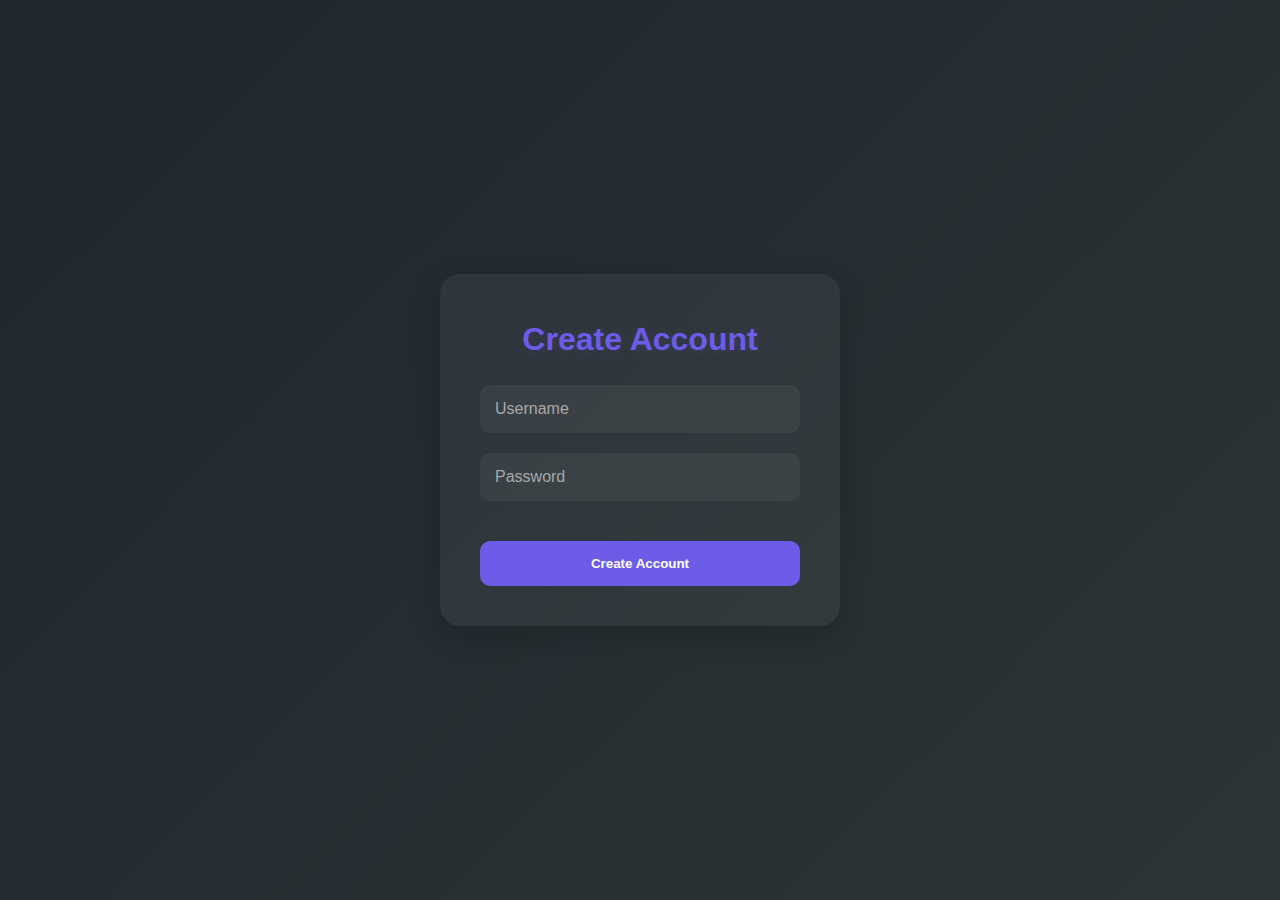
<file: signup.html>
<!DOCTYPE html>
<html lang="en">
<head>
    <meta charset="UTF-8">
    <meta name="viewport" content="width=device-width, initial-scale=1.0">
    <title>Create Account</title>
    <style>
        * {
            margin: 0;
            padding: 0;
            box-sizing: border-box;
            font-family: 'Inter', -apple-system, BlinkMacSystemFont, 'Segoe UI', Roboto, sans-serif;
        }

        body {
            background: linear-gradient(135deg, #1e272e 0%, #2d3436 100%);
            color: #fff;
            line-height: 1.6;
            min-height: 100vh;
            display: flex;
            justify-content: center;
            align-items: center;
        }

        .container {
            background: rgba(255, 255, 255, 0.05);
            border-radius: 20px;
            padding: 40px;
            max-width: 400px;
            width: 100%;
            text-align: center;
            box-shadow: 0 10px 30px rgba(0, 0, 0, 0.2);
            transition: all 0.3s ease;
            position: relative;
            overflow: hidden;
        }

        .container::before {
            content: '';
            position: absolute;
            top: 0;
            left: 0;
            width: 100%;
            height: 100%;
            background: linear-gradient(45deg, rgba(108, 92, 231, 0.1), rgba(91, 75, 196, 0.1));
            opacity: 0;
            transition: opacity 0.3s ease;
        }

        .container:hover::before {
            opacity: 1;
        }

        h1 {
            font-size: 2rem;
            color: #6c5ce7;
            margin-bottom: 20px;
            text-shadow: 0 2px 10px rgba(108, 92, 231, 0.2);
            font-weight: 800;
        }

        .form-group {
            position: relative;
            margin-bottom: 20px;
        }

        .form-group input {
            width: 100%;
            padding: 15px;
            background: rgba(255, 255, 255, 0.05);
            border: none;
            border-radius: 10px;
            color: #fff;
            font-size: 1rem;
            outline: none;
            transition: all 0.3s ease;
        }

        .form-group input:focus {
            background: rgba(255, 255, 255, 0.1);
            box-shadow: 0 0 10px rgba(108, 92, 231, 0.5);
        }

        .form-group label {
            position: absolute;
            top: 50%;
            left: 15px;
            transform: translateY(-50%);
            color: #a8a8a8;
            font-size: 1rem;
            pointer-events: none;
            transition: all 0.3s ease;
        }

        .form-group input:focus + label,
        .form-group input:not(:placeholder-shown) + label {
            top: 0;
            font-size: 0.8rem;
            color: #6c5ce7;
        }

        button {
            display: inline-block;
            width: 100%;
            padding: 15px;
            background: #6c5ce7;
            color: white;
            text-decoration: none;
            border-radius: 10px;
            font-weight: 600;
            margin-top: 20px;
            transition: all 0.3s ease;
            border: none;
            cursor: pointer;
        }

        button:hover {
            background: #5b4bc4;
            transform: translateY(-2px);
            box-shadow: 0 5px 15px rgba(108, 92, 231, 0.3);
        }

        .error {
            color: #ff6b6b;
            font-size: 0.875rem;
            margin-top: 0.25rem;
            display: none;
            text-align: left;
            margin-left: 15px;
        }

        .signup-link {
            margin-top: 20px;
            color: #a8a8a8;
            font-size: 0.9rem;
        }

        .signup-link a {
            color: #6c5ce7;
            text-decoration: none;
            transition: color 0.3s ease;
        }

        .signup-link a:hover {
            color: #5b4bc4;
        }
    </style>
</head>
<body>
    <div class="container">
        <h1>Create Account</h1>
        <form id="registrationForm" action="php/signup.php" method="POST">
            <div class="form-group">
                <input type="text" id="username" name="username" placeholder=" " required>
                <label for="username">Username</label>
                <div id="usernameError" class="error"></div>
            </div>
            <div class="form-group">
                <input type="password" id="password" name="password" placeholder=" " required>
                <label for="password">Password</label>
                <div id="passwordError" class="error"></div>
            </div>
            <button type="submit">Create Account</button>
        </form>
    </div>

    <script>
       document.getElementById('registrationForm').addEventListener('submit', function(e) {
    e.preventDefault();
    
    // Reset error messages
    document.querySelectorAll('.error').forEach(error => error.style.display = 'none');
    
    const username = document.getElementById('username').value;
    const password = document.getElementById('password').value;
    
    let isValid = true;
    
    // Username validation
    if (username.length < 3) {
        document.getElementById('usernameError').textContent = 'Username must be at least 3 characters long';
        document.getElementById('usernameError').style.display = 'block';
        isValid = false;
    }
    
    // Password validation
    if (password.length < 8) {
        document.getElementById('passwordError').textContent = 'Password must be at least 8 characters long';
        document.getElementById('passwordError').style.display = 'block';
        isValid = false;  // Changed from true to false
    }
    
    if (isValid) {
        this.submit();
    }
});
    </script>
</body>
</html>
</file>
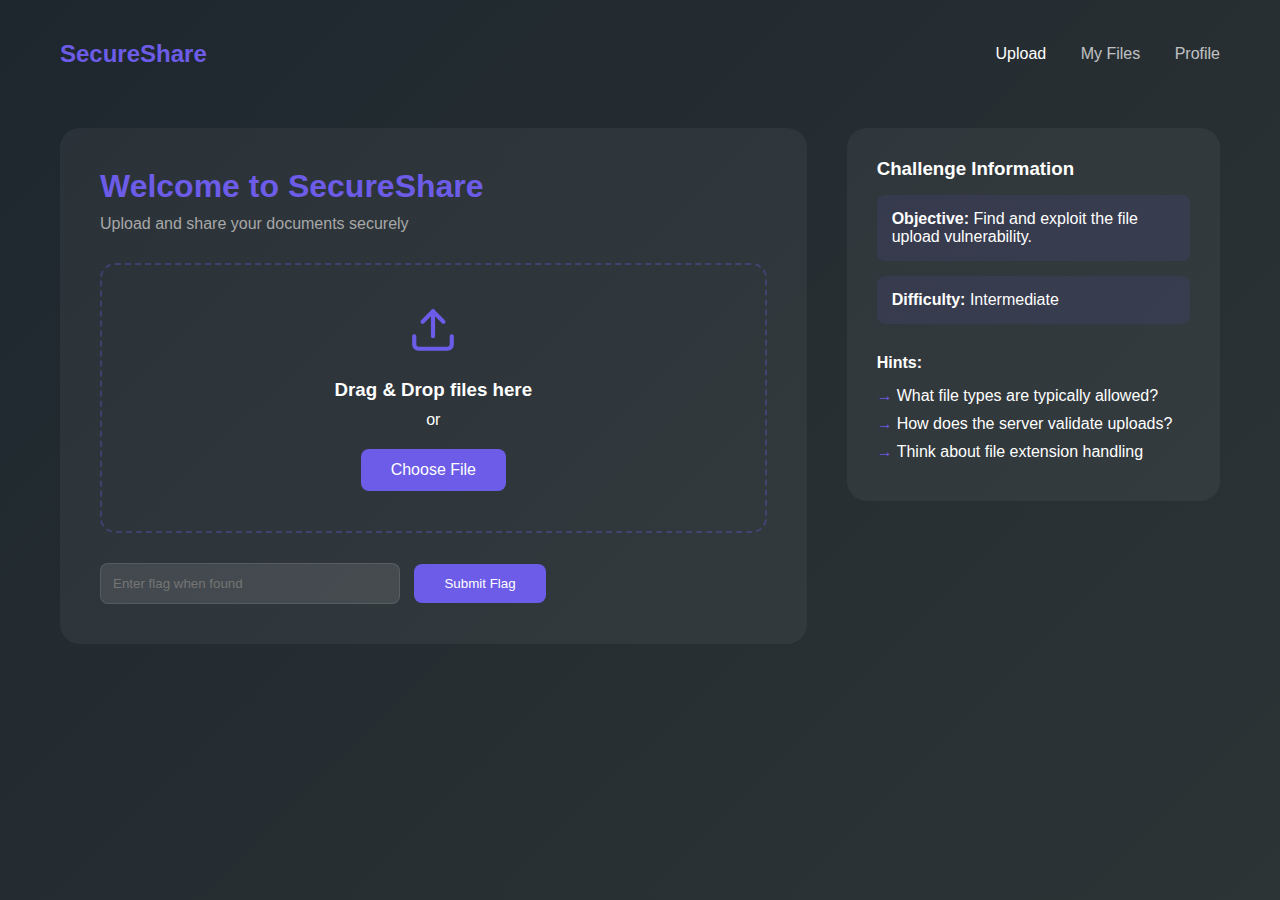
<file: challenges/file_upload/file.html>
<!DOCTYPE html>
<html lang="en">
<head>
    <meta charset="UTF-8">
    <meta name="viewport" content="width=device-width, initial-scale=1.0">
    <title>SecureShare - File Upload Portal</title>
    <link rel="stylesheet" href="css/styles.css">
</head>
<body>
    <div class="container">
        <nav class="navbar">
            <div class="logo">SecureShare</div>
            <div class="nav-links">
                <a href="#" class="active">Upload</a>
                <a href="#files">My Files</a>
                <a href="#profile">Profile</a>
            </div>
        </nav>

        <div class="main-content">
            <div class="upload-container">
                <h1>Welcome to SecureShare</h1>
                <p class="subtitle">Upload and share your documents securely</p>

                <div class="upload-area" id="dropZone">
                    <img src="data:image/svg+xml,%3Csvg xmlns='http://www.w3.org/2000/svg' width='50' height='50' viewBox='0 0 24 24' fill='none' stroke='%236c5ce7' stroke-width='2' stroke-linecap='round' stroke-linejoin='round'%3E%3Cpath d='M21 15v4a2 2 0 0 1-2 2H5a2 2 0 0 1-2-2v-4'/%3E%3Cpolyline points='17 8 12 3 7 8'/%3E%3Cline x1='12' y1='3' x2='12' y2='15'/%3E%3C/svg%3E" alt="Upload">
                    <h3>Drag & Drop files here</h3>
                    <p>or</p>
                    <label for="fileInput" class="upload-btn">Choose File</label>
                    <input type="file" id="fileInput" hidden>
                </div>

                <div class="upload-list" id="uploadList"></div>

                <div class="upload-status" id="uploadStatus"></div>
                
                <div class="flag-submission">
                    <input type="text" id="flag-input" placeholder="Enter flag when found">
                    <button onclick="checkFlag()" class="submit-btn">Submit Flag</button>
                </div>
            </div>

            <div class="hints-panel">
                <h3>Challenge Information</h3>
                <div class="hint">
                    <strong>Objective:</strong> Find and exploit the file upload vulnerability.
                </div>
                <div class="hint">
                    <strong>Difficulty:</strong> Intermediate
                </div>
                <div class="hint-list">
                    <h4>Hints:</h4>
                    <ul>
                        <li>What file types are typically allowed?</li>
                        <li>How does the server validate uploads?</li>
                        <li>Think about file extension handling</li>
                    </ul>
                </div>
            </div>
        </div>
    </div>
    <script src="js/main.js"></script>
</body>
</html>
</file>
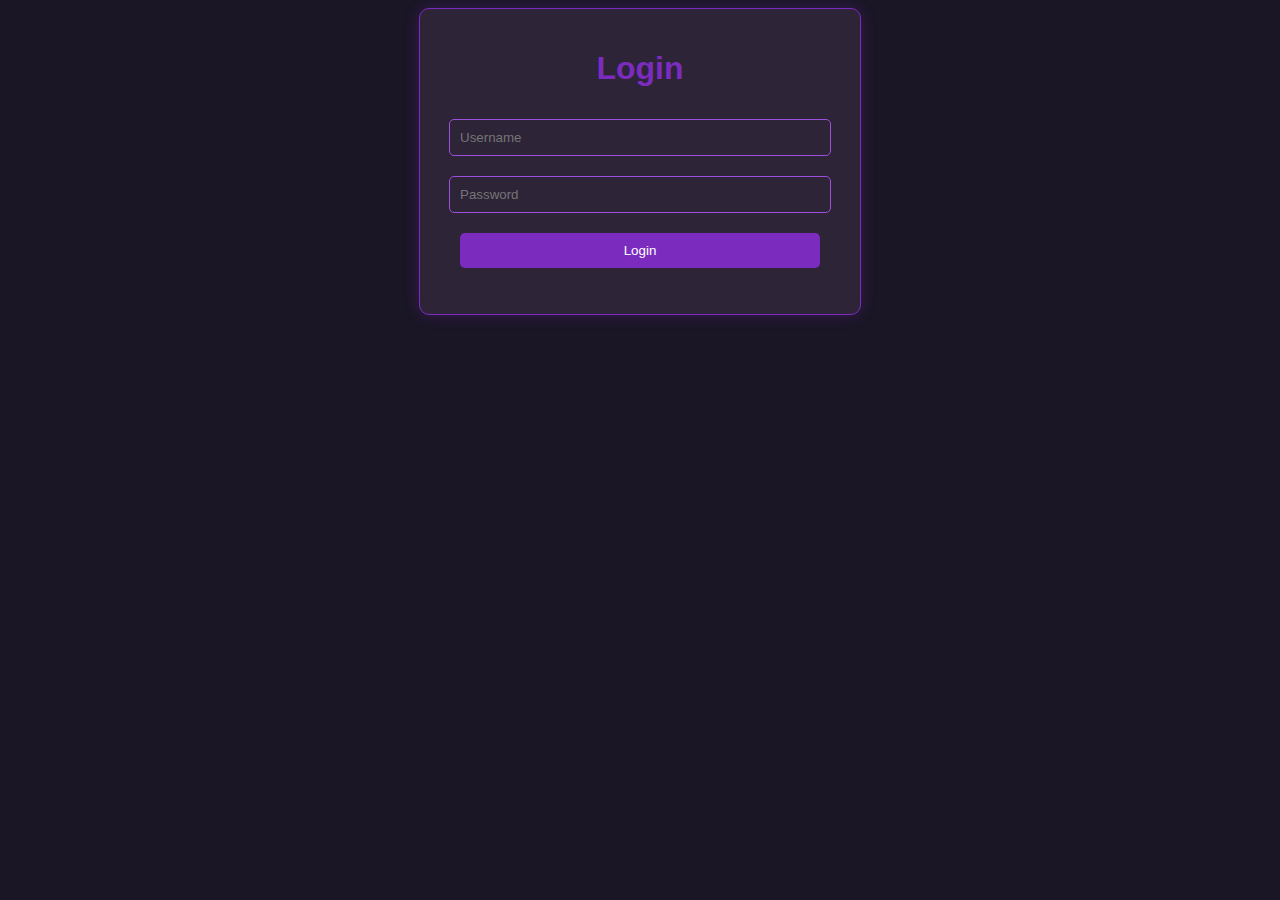
<file: challenges/idor/login_idor.html>
<!DOCTYPE html>
<html lang="en">
<head>
  <meta charset="UTF-8">
  <meta name="viewport" content="width=device-width, initial-scale=1.0">
  <title>Login - IDOR Challenge</title>
  <link rel="stylesheet" href="css/styles.css">
</head>
<body>
  <div class="container">
    <h1>Login</h1>
    <form id="loginForm">
      <input type="text" id="username" placeholder="Username" required><br>
      <input type="password" id="password" placeholder="Password" required><br>
      <button type="submit">Login</button>
    </form>
    <p id="error" style="color: red;"></p>
  </div>

  <script src="js/script.js"></script>
</body>
</html>
</file>
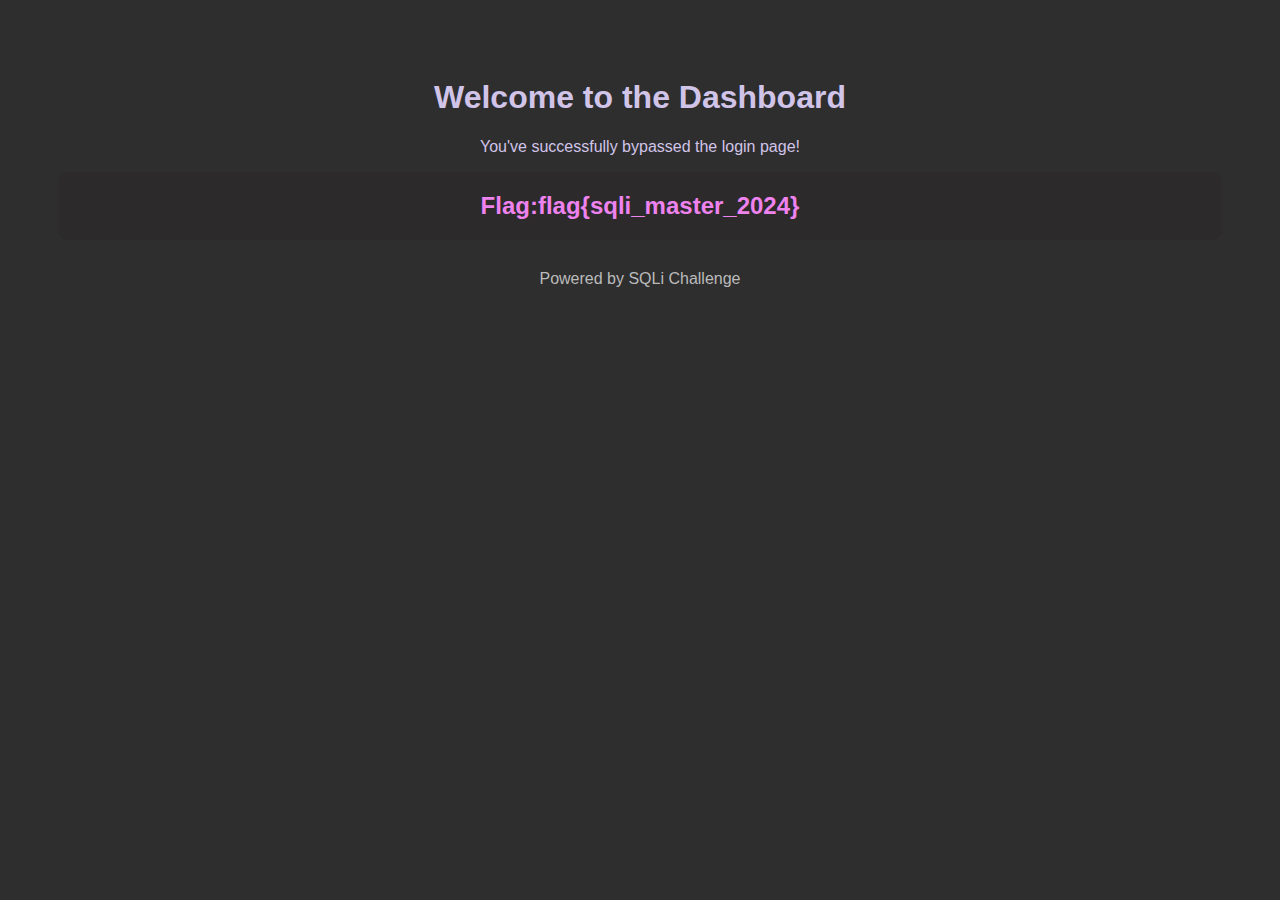
<file: challenges/sqli/dashboard.html>
<!DOCTYPE html>
<html lang="en">
<head>
    <meta charset="UTF-8">
    <meta name="viewport" content="width=device-width, initial-scale=1.0">
    <title>Dashboard - CTF SQLi Challenge</title>
    <style>
        body {
            background-color: #2e2e2e;
            color: #d1c4e9;
            font-family: Arial, sans-serif;
        }
        .container {
            text-align: center;
            padding: 50px;
        }
        h1 {
            color: #d1c4e9;
        }
        .flag {
            font-size: 24px;
            font-weight: bold;
            color: violet;
            background-color: #2c2a2a;
            padding: 20px;
            border-radius: 10px;
        }
        .footer {
            margin-top: 30px;
            color: #bbb;
        }
    </style>
</head>
<body>
    <div class="container">
        <h1>Welcome to the Dashboard</h1>
        <p>You've successfully bypassed the login page!</p>
        <div class="flag">Flag:flag{sqli_master_2024}</div>
        <p class="footer">Powered by SQLi Challenge</p>
    </div>
</body>
</html>
</file>
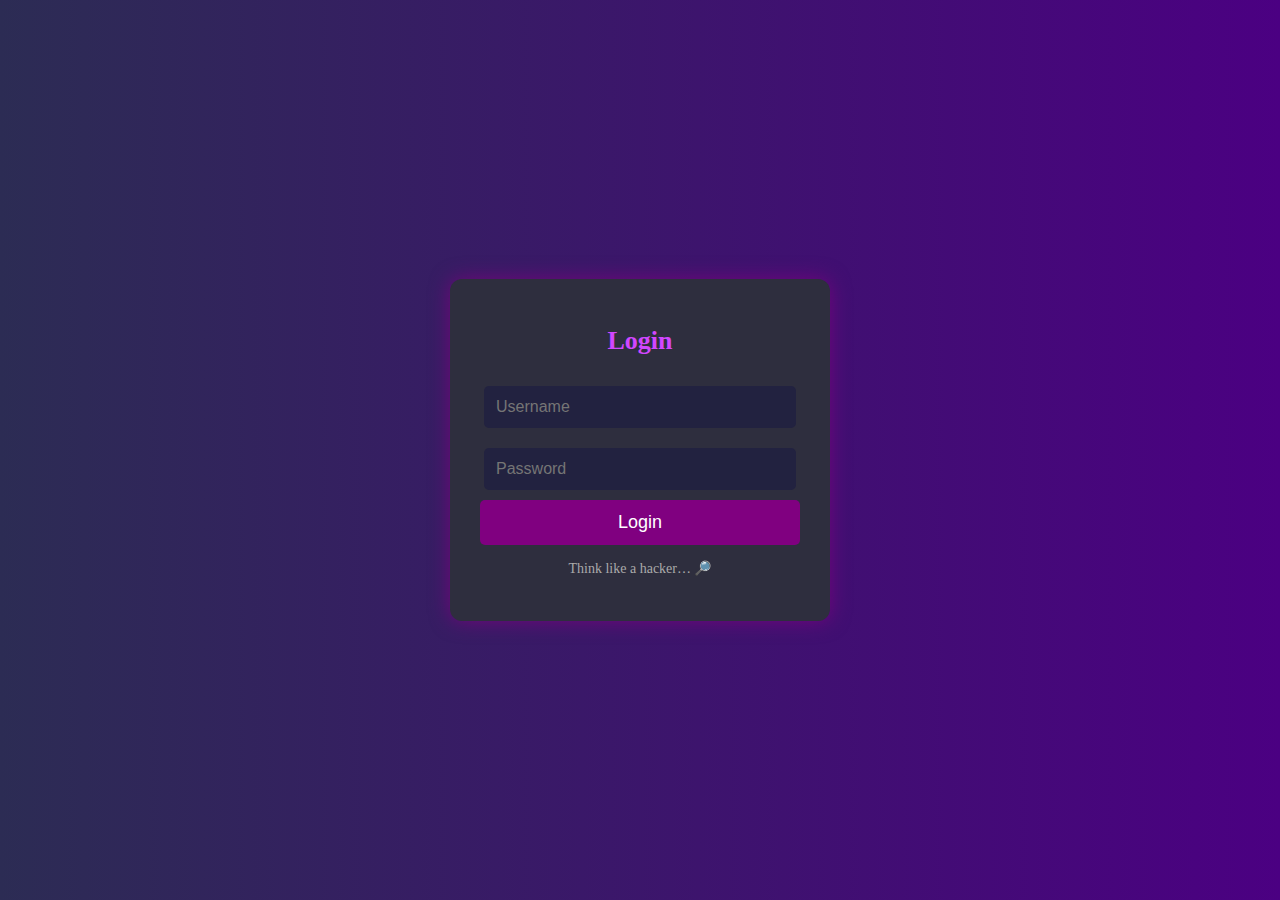
<file: challenges/sqli/login_sqli.html>
<!DOCTYPE html>
<html lang="en">
<head>
    <meta charset="UTF-8">
    <meta name="viewport" content="width=device-width, initial-scale=1.0">
    <title>CTF SQLi Challenge - Login</title>
    <link rel="stylesheet" href="css/sqli.css">
    <script defer src="js/sqli.js"></script>
</head>
<body>
    <div class="login-container">
        <h1>Login</h1>
        <form action="php/login.php" method="POST">
            <input type="text" name="username" id="username" placeholder="Username" required>
            <input type="password" name="password" id="password" placeholder="Password" required>
            <button type="submit">Login</button>
        </form>
        <p class="hint">Think like a hacker… 🔎</p>
    </div>
</body>
</html>
</file>
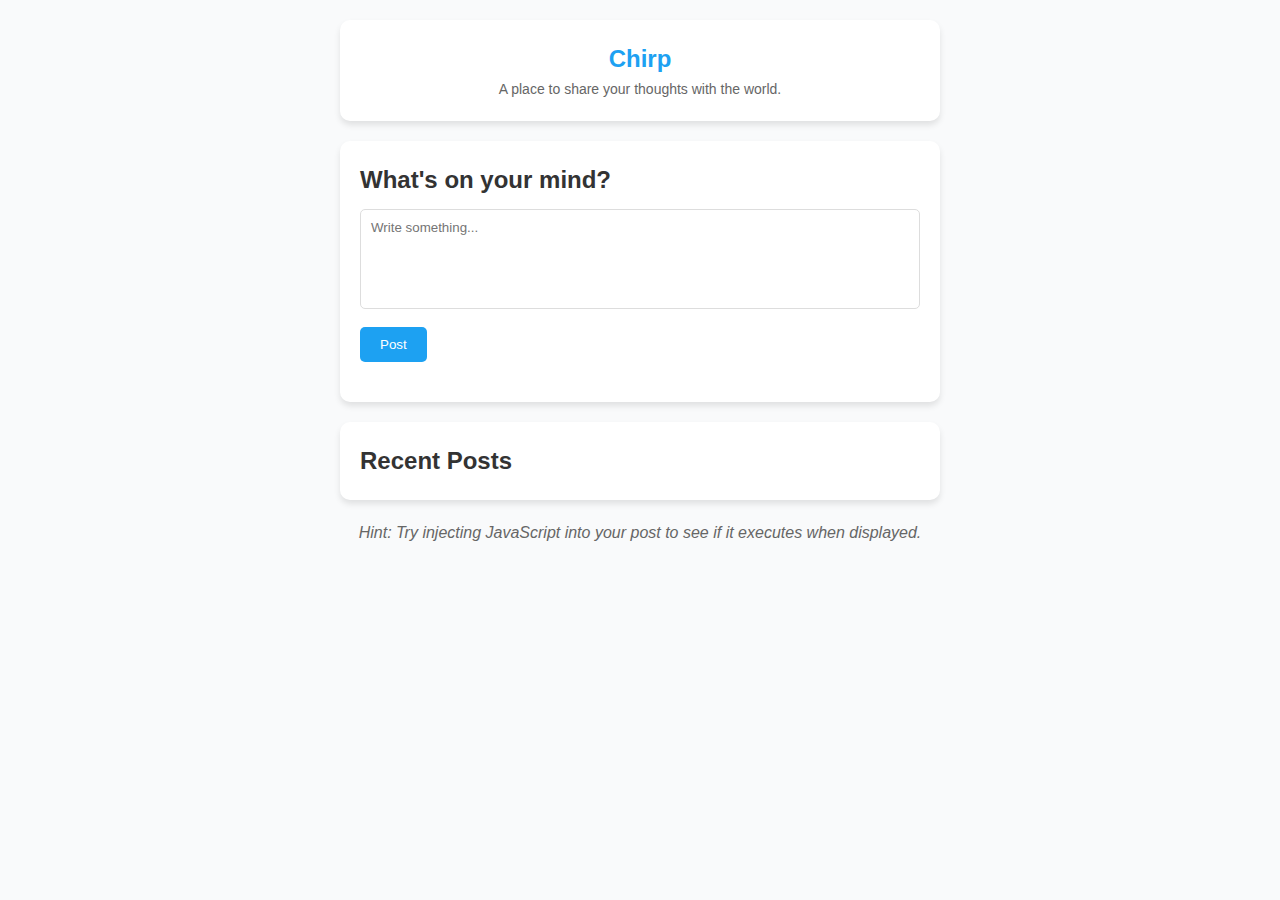
<file: challenges/xss/stored-xss.html>
<!DOCTYPE html>
<html lang="en">
<head>
    <meta charset="UTF-8">
    <meta name="viewport" content="width=device-width, initial-scale=1.0">
    <title>Social Media - Stored XSS</title>
    <link rel="stylesheet" href="css/stored.css">
</head>
<body>
    <div class="container">
        <header>
            <h1>Chirp</h1>
            <p>A place to share your thoughts with the world.</p>
        </header>

        <div class="post-form">
            <h2>What's on your mind?</h2>
            <textarea id="postContent" placeholder="Write something..."></textarea>
            <button onclick="createPost()">Post</button>
            <div id="resultMessage" class="hint"></div>
        </div>

        <div class="posts">
            <h2>Recent Posts</h2>
            <div id="postList"></div>
        </div>

        <div class="hint">
            Hint: Try injecting JavaScript into your post to see if it executes when displayed.
        </div>
    </div>

    <script>
        let posts = [];

        function createPost() {
            const content = document.getElementById('postContent').value;

            if (!content) {
                alert("Please write something before posting.");
                return;
            }

            posts.unshift({ content });
            refreshPosts();

            // Check for XSS payload
            if (content.includes('<script>') || content.includes('onerror=') || content.includes('onclick=')) {
                document.getElementById('resultMessage').innerHTML = '✅ Challenge completed! You successfully injected JavaScript.';
            } else {
                document.getElementById('resultMessage').innerHTML = '';
            }
        }

        function refreshPosts() {
            const postList = document.getElementById('postList');
            postList.innerHTML = posts.map(post => `
                <div class="post">
                    <div>${post.content}</div>
                </div>
            `).join('');
        }

        refreshPosts();
    </script>
</body>
</html>
</file>
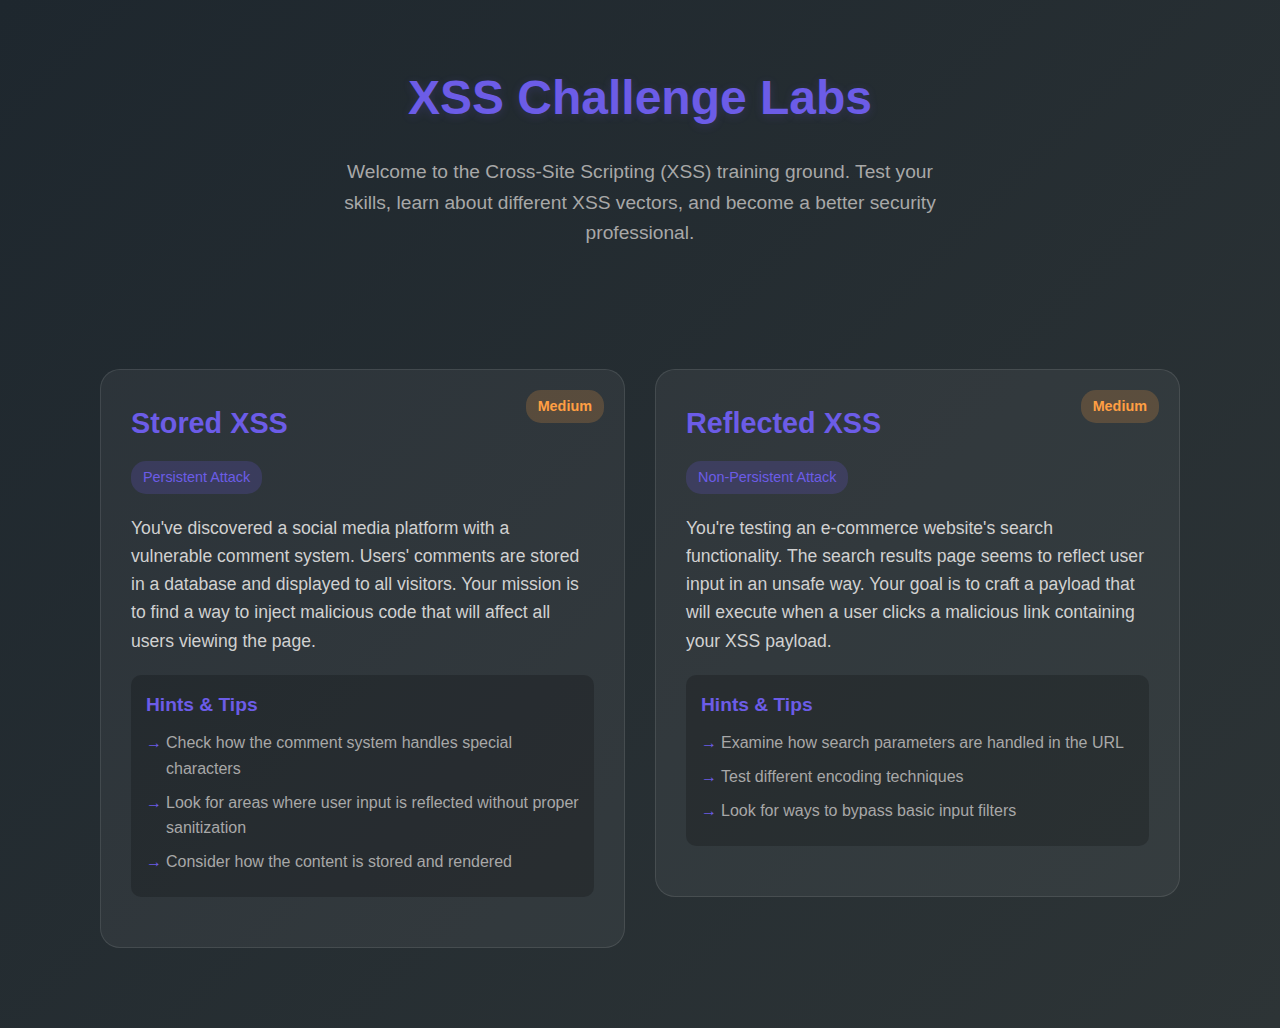
<file: challenges/xss/xss.html>
<!DOCTYPE html>
<html lang="en">
<head>
    <meta charset="UTF-8">
    <meta name="viewport" content="width=device-width, initial-scale=1.0">
    <title>CyberSecLab - XSS Challenges</title>
    <link rel="stylesheet" href="css/xss.css">
</head>
<body>
    <div class="container">
        <div class="header">
            <h1>XSS Challenge Labs</h1>
            <p>Welcome to the Cross-Site Scripting (XSS) training ground. Test your skills, learn about different XSS vectors, and become a better security professional.</p>
        </div>

        <div class="challenge-grid">
            <div class="challenge-grid">
                <a href="stored-xss.html" class="challenge-card-link">
                    <div class="challenge-card">
                        <span class="difficulty medium">Medium</span>
                        <h2>Stored XSS</h2>
                        <span class="challenge-type">Persistent Attack</span>
                        <div class="story">
                            <p>You've discovered a social media platform with a vulnerable comment system. Users' comments are stored in a database and displayed to all visitors. Your mission is to find a way to inject malicious code that will affect all users viewing the page.</p>
                        </div>
                        <div class="hints">
                            <h3>Hints & Tips</h3>
                            <ul>
                                <li>Check how the comment system handles special characters</li>
                                <li>Look for areas where user input is reflected without proper sanitization</li>
                                <li>Consider how the content is stored and rendered</li>
                            </ul>
                        </div>
                    </div>
                </a>
                <a href="reflected-xss.html" class="challenge-card-link">
                    <div class="challenge-card">
                        <span class="difficulty medium">Medium</span>
                        <h2>Reflected XSS</h2>
                        <span class="challenge-type">Non-Persistent Attack</span>
                        <div class="story">
                            <p>You're testing an e-commerce website's search functionality. The search results page seems to reflect user input in an unsafe way. Your goal is to craft a payload that will execute when a user clicks a malicious link containing your XSS payload.</p>
                        </div>
                        <div class="hints">
                            <h3>Hints & Tips</h3>
                            <ul>
                                <li>Examine how search parameters are handled in the URL</li>
                                <li>Test different encoding techniques</li>
                                <li>Look for ways to bypass basic input filters</li>
                            </ul>
                        </div>
                    </div>
                </a>
            </div>
        </div>
    </div>
</body>
</html>
</file>
<file: challenges/file_upload/css/styles.css>
/* assets/css/style.css */
* {
    margin: 0;
    padding: 0;
    box-sizing: border-box;
    font-family: 'Inter', -apple-system, BlinkMacSystemFont, sans-serif;
}

body {
    background: linear-gradient(135deg, #1e272e 0%, #2d3436 100%);
    color: #fff;
    min-height: 100vh;
}

.container {
    max-width: 1200px;
    margin: 0 auto;
    padding: 20px;
}

.navbar {
    display: flex;
    justify-content: space-between;
    align-items: center;
    padding: 20px 0;
    margin-bottom: 40px;
}

.logo {
    font-size: 1.5rem;
    font-weight: bold;
    color: #6c5ce7;
}

.nav-links a {
    color: #fff;
    text-decoration: none;
    margin-left: 30px;
    opacity: 0.7;
    transition: opacity 0.3s;
}

.nav-links a:hover, .nav-links a.active {
    opacity: 1;
}

/* Profile Dropdown */
.profile-dropdown {
    position: relative;
    display: inline-block;
}

.profile-dropdown .dropdown-menu {
    display: none;
    position: absolute;
    top: 100%;
    right: 0;
    background: rgba(30, 39, 46, 0.95);
    border-radius: 12px;
    border: 1px solid rgba(255, 255, 255, 0.1);
    box-shadow: 0 10px 30px rgba(0, 0, 0, 0.3);
    overflow: hidden;
    min-width: 200px;
    backdrop-filter: blur(10px);
}

.profile-dropdown:hover .dropdown-menu {
    display: block;
    animation: fadeIn 0.2s ease-out;
}

.dropdown-menu a {
    display: block;
    padding: 0.8rem 1.5rem;
    color: #fff;
    text-decoration: none;
    transition: all 0.2s;
    border-left: 2px solid transparent;
}

.dropdown-menu a:hover {
    background: var(--hover-bg);
    border-left-color: var(--primary);
    padding-left: 2rem;
}

@keyframes fadeIn {
    from {
        opacity: 0;
        transform: translateY(-10px);
    }
    to {
        opacity: 1;
        transform: translateY(0);
    }
}


.main-content {
    display: grid;
    grid-template-columns: 2fr 1fr;
    gap: 40px;
}

.upload-container {
    background: rgba(255, 255, 255, 0.05);
    border-radius: 20px;
    padding: 40px;
}

h1 {
    color: #6c5ce7;
    margin-bottom: 10px;
}

.subtitle {
    color: #a8a8a8;
    margin-bottom: 30px;
}

.upload-area {
    border: 2px dashed rgba(108, 92, 231, 0.3);
    border-radius: 15px;
    padding: 40px;
    text-align: center;
    margin-bottom: 30px;
    transition: all 0.3s;
}

.upload-area:hover {
    border-color: #6c5ce7;
}

.upload-area h3 {
    margin: 20px 0 10px;
}

.upload-btn {
    display: inline-block;
    padding: 12px 30px;
    background: #6c5ce7;
    color: white;
    border-radius: 8px;
    cursor: pointer;
    margin-top: 20px;
    transition: all 0.3s;
}

.upload-btn:hover {
    background: #5b4bc4;
    transform: translateY(-2px);
}

.upload-list {
    margin-top: 30px;
}

.file-item {
    background: rgba(255, 255, 255, 0.1);
    padding: 15px;
    border-radius: 8px;
    margin-bottom: 10px;
    display: flex;
    justify-content: space-between;
    align-items: center;
}

.file-info {
    display: flex;
    align-items: center;
    gap: 15px;
}

.file-icon {
    width: 30px;
    height: 30px;
}

.hints-panel {
    background: rgba(255, 255, 255, 0.05);
    border-radius: 20px;
    padding: 30px;
    height: fit-content;
}

.hint {
    background: rgba(108, 92, 231, 0.1);
    padding: 15px;
    border-radius: 8px;
    margin: 15px 0;
}

.hint-list {
    margin-top: 30px;
}

.hint-list ul {
    list-style: none;
    margin-top: 15px;
}

.hint-list li {
    margin-bottom: 10px;
    padding-left: 20px;
    position: relative;
}

.hint-list li::before {
    content: "→";
    position: absolute;
    left: 0;
    color: #6c5ce7;
}

#flag-input {
    width: 300px;
    padding: 12px;
    border: 1px solid rgba(255, 255, 255, 0.1);
    border-radius: 8px;
    background: rgba(255, 255, 255, 0.1);
    color: #fff;
    margin-right: 10px;
}

.submit-btn {
    padding: 12px 30px;
    background: #6c5ce7;
    color: white;
    border: none;
    border-radius: 8px;
    cursor: pointer;
    transition: all 0.3s;
}

.submit-btn:hover {
    background: #5b4bc4;
}

.upload-status {
    margin: 20px 0;
    padding: 15px;
    border-radius: 8px;
    display: none;
}

.upload-status.success {
    background: rgba(46, 213, 115, 0.1);
    color: #2ed573;
    display: block;
}

.upload-status.error {
    background: rgba(255, 71, 87, 0.1);
    color: #ff4757;
    display: block;
}

.btn {
    display: inline-block;
    padding: 0.8rem 1.5rem;
    background-color: #7b68ee; /* Primary button background */
    color: #fff;             /* White text */
    border: none;            /* No border */
    border-radius: 5px;      /* Rounded corners */
    font-size: 1rem;         /* Base font size */
    font-weight: bold;       /* Bold text */
    text-align: center;
    cursor: pointer;         /* Pointer on hocver */
    transition: background-color 0.3s ease, transform 0.2s ease;
    text-decoration: none;
}

.btn:hover {
    background-color: #6a5acd; /* Darker on hover */
    transform: translateY(-2px); /* Slight lift effect */
}

.btn:active {
    background-color: #5a4cab; /* Even darker on active click */
    transform: translateY(0);  /* Reset lift on click */
}
</file>
<file: challenges/idor/css/styles.css>
body { font-family: Arial, sans-serif; background: #1A1625; color: #E9ECEF; text-align: center; }
.container { max-width: 400px; margin: auto; padding: 20px; background: #2D2438; border-radius: 10px; border: 1px solid #7B2CBF; box-shadow: 0 0 15px rgba(123, 44, 191, 0.3); }
h1 { color: #7B2CBF; }
input, button { width: 90%; padding: 10px; margin: 10px 0; border-radius: 5px; border: none; }
input { background: #2D2438; color: white; border: 1px solid #9D4EDD; }
button { background: #7B2CBF; color: white; cursor: pointer; }
button:hover { background: #9D4EDD; }
</file>
<file: challenges/sqli/css/sqli.css>
body {
    background: linear-gradient(to right, #2c2c54, #4b0082);
    display: flex;
    justify-content: center;
    align-items: center;
    height: 100vh;
    margin: 0;
    font-family: 'Arial’, sans-serif;
    }
    
    /* Login Box */
    .login-container {
    background-color: #2e2e3e;
    padding: 30px;
    border-radius: 12px;
    box-shadow: 0 0 20px rgba(128, 0, 128, 0.8);
    text-align: center;
    width: 320px;
    animation: fadeIn 1s ease-in-out;
    }
    
    /* Title */
    h1 {
    color: #d147ff;
    font-size: 26px;
    margin-bottom: 20px;
    }
    
    /* Input Fields */
    input {
    width: 90%;
    padding: 12px;
    margin: 10px 0;
    border: none;
    border-radius: 5px;
    background-color: #222240;
    color: white;
    font-size: 16px;
    }
    
    /* Login Button */
    button {
    width: 100%;
    padding: 12px;
    border: none;
    border-radius: 5px;
    background-color: #800080;
    color: white;
    font-size: 18px;
    cursor: pointer;
    transition: 0.3s;
    }
    
    button:hover {
    background-color: #a020f0;
    }
    
    /* Hint Text */
    .hint {
    margin-top: 15px;
    font-size: 14px;
    color: #aaa;
    }
    
    /* Fade-in Animation */
    @keyframes fadeIn {
    from { opacity: 0; transform: translateY(-10px); }
    to { opacity: 1; transform: translateY(0); }
    }
</file>
<file: challenges/xss/css/stored.css>
* {
    margin: 0;
    padding: 0;
    box-sizing: border-box;
    font-family: Arial, sans-serif;
}

body {
    background: #f9fafb;
    color: #333;
    line-height: 1.6;
    padding: 20px;
}

.container {
    max-width: 600px;
    margin: 0 auto;
}

header {
    background: #fff;
    padding: 20px;
    border-radius: 10px;
    box-shadow: 0 4px 6px rgba(0, 0, 0, 0.1);
    margin-bottom: 20px;
    text-align: center;
}

header h1 {
    margin: 0;
    color: #1da1f2;
    font-size: 24px;
}

header p {
    color: #666;
    font-size: 14px;
}

.post-form {
    background: #fff;
    padding: 20px;
    border-radius: 10px;
    box-shadow: 0 4px 6px rgba(0, 0, 0, 0.1);
    margin-bottom: 20px;
}

.post-form textarea {
    width: 100%;
    padding: 10px;
    margin: 10px 0;
    border: 1px solid #ddd;
    border-radius: 5px;
    resize: none;
    height: 100px;
}

.post-form button {
    padding: 10px 20px;
    background: #1da1f2;
    color: white;
    border: none;
    border-radius: 5px;
    cursor: pointer;
    transition: background 0.3s ease;
}

.post-form button:hover {
    background: #1a91da;
}

.posts {
    background: #fff;
    padding: 20px;
    border-radius: 10px;
    box-shadow: 0 4px 6px rgba(0, 0, 0, 0.1);
}

.post {
    background: #f9f9f9;
    padding: 15px;
    margin-bottom: 10px;
    border-radius: 5px;
    border: 1px solid #eee;
}

.post h3 {
    margin: 0;
    font-size: 16px;
    color: #333;
}

.post div {
    margin-top: 10px;
    color: #555;
}

.hint {
    color: #666;
    font-style: italic;
    margin-top: 20px;
    text-align: center;
}
</file>
<file: challenges/xss/css/xss.css>
* {
    margin: 0;
    padding: 0;
    box-sizing: border-box;
    font-family: 'Inter', -apple-system, BlinkMacSystemFont, 'Segoe UI', Roboto, sans-serif;
}

body {
    background: linear-gradient(135deg, #1e272e 0%, #2d3436 100%);
    color: #fff;
    line-height: 1.6;
    min-height: 100vh;
}

.container {
    max-width: 1200px;
    margin: 0 auto;
    padding: 40px 20px;
}

.header {
    text-align: center;
    margin-bottom: 60px;
    padding: 20px;
}

.header h1 {
    font-size: 3rem;
    color: #6c5ce7;
    margin-bottom: 20px;
    text-shadow: 0 2px 10px rgba(108, 92, 231, 0.2);
    font-weight: 800;
}

.header p {
    color: #a8a8a8;
    font-size: 1.2rem;
    max-width: 600px;
    margin: 0 auto;
}

.challenge-grid {
    display: grid;
    grid-template-columns: repeat(auto-fit, minmax(350px, 1fr));
    gap: 30px;
    padding: 20px;
}

.challenge-card {
    background: rgba(255, 255, 255, 0.05);
    border-radius: 20px;
    padding: 30px;
    transition: all 0.3s ease;
    position: relative;
    overflow: hidden;
    border: 1px solid rgba(255, 255, 255, 0.1);
}

.challenge-card::before {
    content: '';
    position: absolute;
    top: 0;
    left: 0;
    width: 100%;
    height: 100%;
    background: linear-gradient(45deg, rgba(108, 92, 231, 0.1), rgba(91, 75, 196, 0.1));
    opacity: 0;
    transition: opacity 0.3s ease;
}

.challenge-card-link {
    text-decoration: none; /* Remove underline */
    color: inherit; /* Inherit text color */
    display: block; /* Make the anchor behave like a block element */
}
.challenge-card-link:hover .challenge-card {
    transform: translateY(-5px); /* Add hover effect */
    box-shadow: 0 10px 30px rgba(0, 0, 0, 0.2);
}

.challenge-card:hover::before {
    opacity: 1;
}

.challenge-card h2 {
    color: #6c5ce7;
    font-size: 1.8rem;
    margin-bottom: 15px;
    position: relative;
}

.challenge-type {
    display: inline-block;
    padding: 5px 12px;
    background: rgba(108, 92, 231, 0.2);
    border-radius: 15px;
    font-size: 0.9rem;
    color: #6c5ce7;
    margin-bottom: 20px;
}

.story {
    color: #d1d1d1;
    margin-bottom: 20px;
    font-size: 1.1rem;
    line-height: 1.6;
}

.hints {
    background: rgba(0, 0, 0, 0.2);
    border-radius: 10px;
    padding: 15px;
    margin: 20px 0;
}

.hints h3 {
    color: #6c5ce7;
    margin-bottom: 10px;
    font-size: 1.2rem;
}

.hints ul {
    list-style: none;
    padding-left: 20px;
}

.hints li {
    color: #a8a8a8;
    margin-bottom: 8px;
    position: relative;
}

.hints li::before {
    content: '→';
    position: absolute;
    left: -20px;
    color: #6c5ce7;
}

.start-button {
    display: inline-block;
    padding: 12px 30px;
    background: #6c5ce7;
    color: white;
    text-decoration: none;
    border-radius: 10px;
    font-weight: 600;
    margin-top: 20px;
    transition: all 0.3s ease;
    border: none;
    cursor: pointer;
}

.start-button:hover {
    background: #5b4bc4;
    transform: translateY(-2px);
    box-shadow: 0 5px 15px rgba(108, 92, 231, 0.3);
}

.difficulty {
    position: absolute;
    top: 20px;
    right: 20px;
    padding: 5px 12px;
    border-radius: 15px;
    font-size: 0.9rem;
    font-weight: 600;
}

.medium {
    background: rgba(255, 159, 67, 0.2);
    color: #ff9f43;
}

.hard {
    background: rgba(255, 71, 87, 0.2);
    color: #ff4757;
}
</file>
